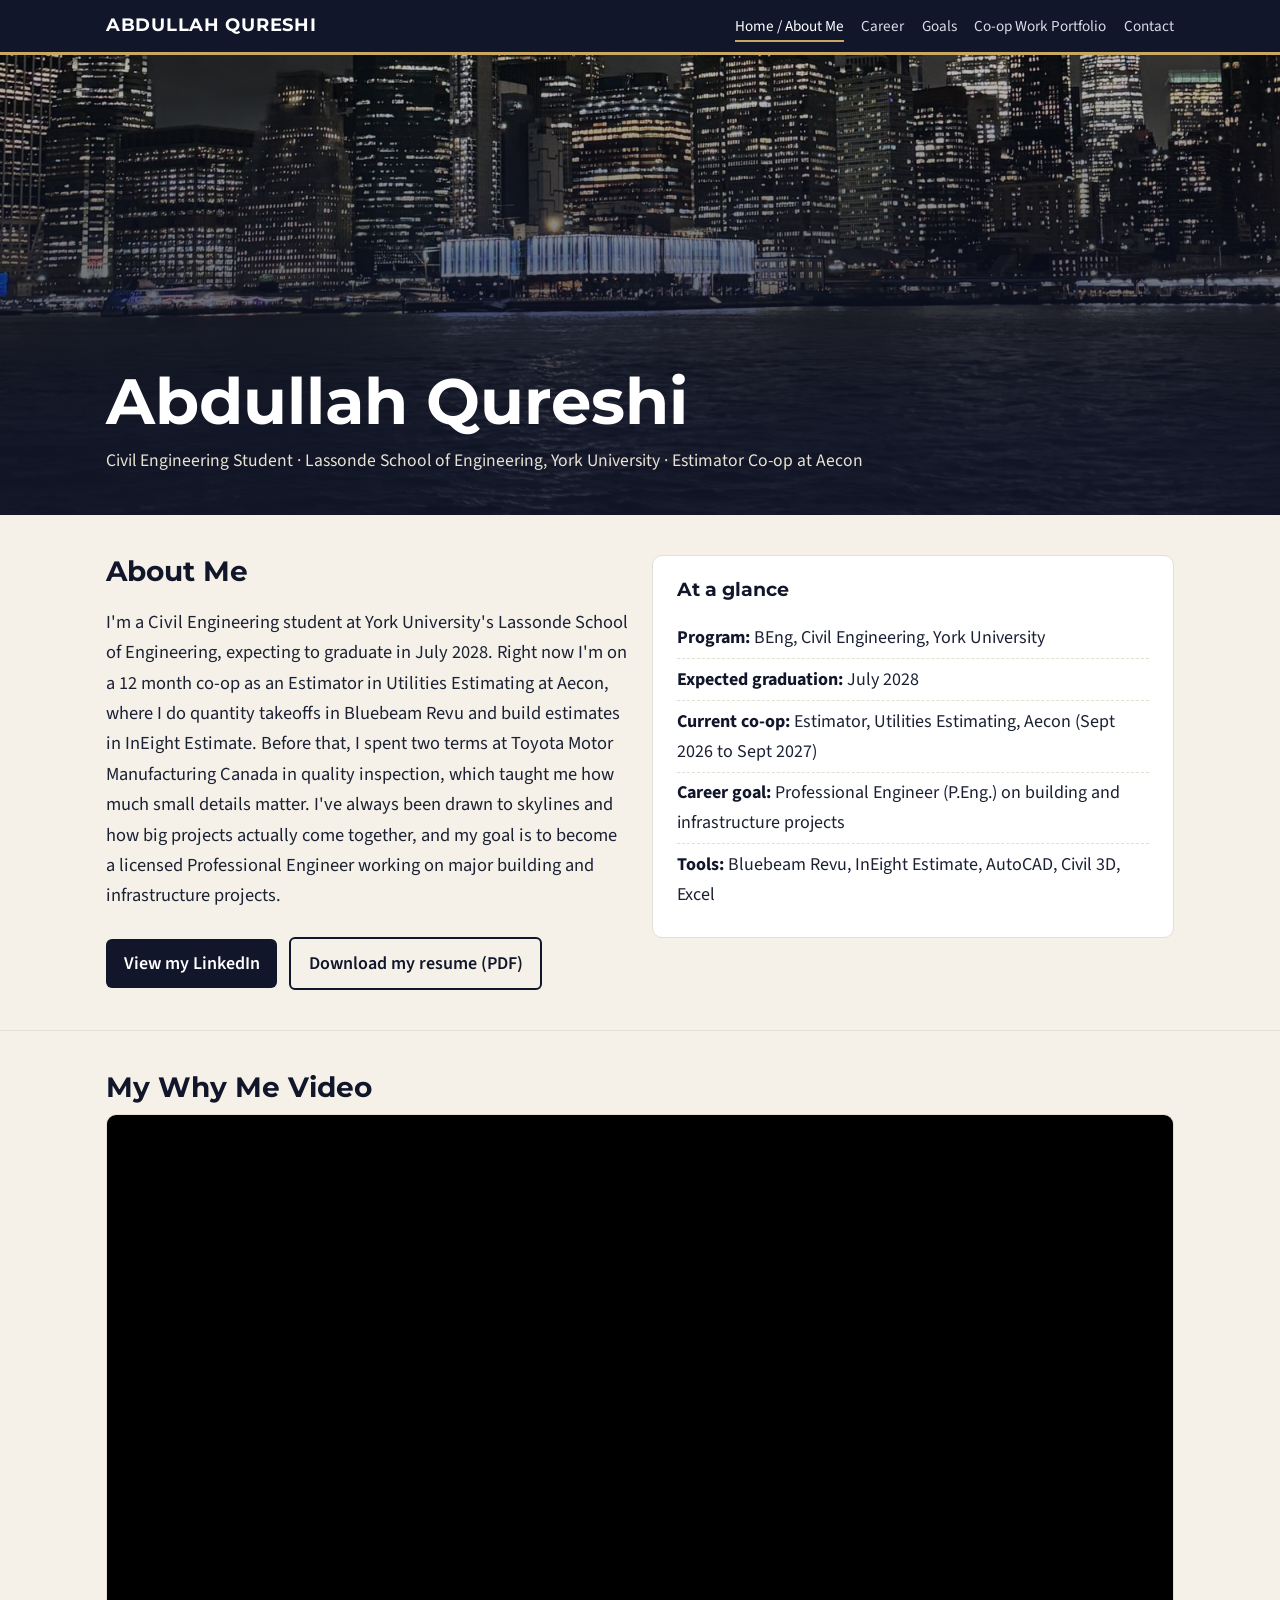
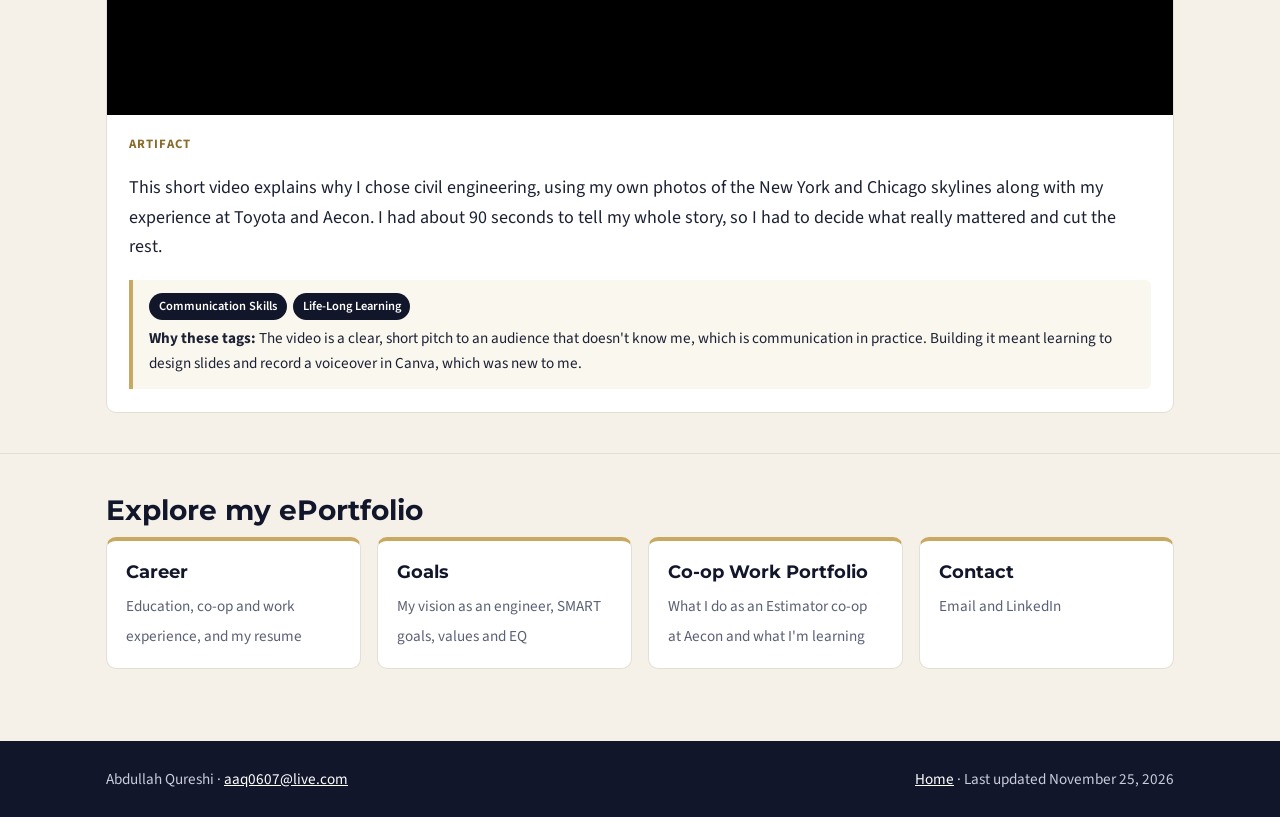
<file: index.html>
<!doctype html>
<html lang="en">
<head>
<meta charset="utf-8">
<meta name="viewport" content="width=device-width, initial-scale=1">
<title>Home | Abdullah Qureshi</title>
<meta name="description" content="ePortfolio of Abdullah Qureshi, Civil Engineering student at York University and Estimator co-op at Aecon.">
<link rel="preconnect" href="https://fonts.googleapis.com">
<link rel="preconnect" href="https://fonts.gstatic.com" crossorigin>
<link href="https://fonts.googleapis.com/css2?family=Montserrat:wght@600;700&family=Source+Sans+3:wght@400;600&display=swap" rel="stylesheet">
<link rel="stylesheet" href="style.css">
</head>
<body>
<header class="site-header">
  <div class="nav-wrap">
    <a class="brand" href="index.html">ABDULLAH QURESHI</a>
    <nav class="site-nav" aria-label="Main menu"><ul><li><a href="index.html" aria-current="page">Home / About Me</a></li><li><a href="career.html">Career</a></li><li><a href="goals.html">Goals</a></li><li><a href="work-portfolio.html">Co-op Work Portfolio</a></li><li><a href="contact.html">Contact</a></li></ul></nav>
  </div>
</header>
<section class="hero" style="background-image:url('new-york-night.jpg')">
  <div class="hero-inner">
    <h1>Abdullah Qureshi</h1>
    <p>Civil Engineering Student &middot; Lassonde School of Engineering, York University &middot; Estimator Co-op at Aecon</p>
  </div>
</section>
<main>

<section class="section">
  <div class="container grid-2">
    <div>
      <h2>About Me</h2>
      <p class="lead">I'm a Civil Engineering student at York University's Lassonde School of Engineering, expecting to graduate in July 2028. Right now I'm on a 12 month co-op as an Estimator in Utilities Estimating at Aecon, where I do quantity takeoffs in Bluebeam Revu and build estimates in InEight Estimate. Before that, I spent two terms at Toyota Motor Manufacturing Canada in quality inspection, which taught me how much small details matter. I've always been drawn to skylines and how big projects actually come together, and my goal is to become a licensed Professional Engineer working on major building and infrastructure projects.</p>
      <a class="btn" href="https://www.linkedin.com/in/abdullah-qureshi-27ab2b271" target="_blank" rel="noopener">View my LinkedIn</a>
      <a class="btn outline" href="Abdullah_Qureshi_Resume.pdf" target="_blank" rel="noopener">Download my resume (PDF)</a>
    </div>
    <div class="card">
      <h3>At a glance</h3>
      <ul class="facts">
        <li><b>Program:</b> BEng, Civil Engineering, York University</li>
        <li><b>Expected graduation:</b> July 2028</li>
        <li><b>Current co-op:</b> Estimator, Utilities Estimating, Aecon (Sept 2026 to Sept 2027)</li>
        <li><b>Career goal:</b> Professional Engineer (P.Eng.) on building and infrastructure projects</li>
        <li><b>Tools:</b> Bluebeam Revu, InEight Estimate, AutoCAD, Civil 3D, Excel</li>
      </ul>
    </div>
  </div>
</section>

<section class="section">
  <div class="container">
    <h2>My Why Me Video</h2>
    <div class="artifact">
      <div class="media"><div class="video-frame"><iframe src="https://www.youtube-nocookie.com/embed/wTW3acyzzRg" title="Why Me video by Abdullah Qureshi" allow="accelerometer; encrypted-media; gyroscope; picture-in-picture" allowfullscreen></iframe></div></div>
      <div class="body">
        <div class="label">Artifact</div>
        <p>This short video explains why I chose civil engineering, using my own photos of the New York and Chicago skylines along with my experience at Toyota and Aecon. I had about 90 seconds to tell my whole story, so I had to decide what really mattered and cut the rest.</p>
        <div class="tags"><div class="chips"><span class="chip">Communication Skills</span><span class="chip">Life-Long Learning</span></div><b>Why these tags:</b> The video is a clear, short pitch to an audience that doesn't know me, which is communication in practice. Building it meant learning to design slides and record a voiceover in Canva, which was new to me.</div>
      </div>
    </div>
  </div>
</section>

<section class="section">
  <div class="container">
    <h2>Explore my ePortfolio</h2>
    <div class="grid-toc">
      <a class="toc-card" href="career.html"><strong>Career</strong><span>Education, co-op and work experience, and my resume</span></a>
      <a class="toc-card" href="goals.html"><strong>Goals</strong><span>My vision as an engineer, SMART goals, values and EQ</span></a>
      <a class="toc-card" href="work-portfolio.html"><strong>Co-op Work Portfolio</strong><span>What I do as an Estimator co-op at Aecon and what I'm learning</span></a>
      <a class="toc-card" href="contact.html"><strong>Contact</strong><span>Email and LinkedIn</span></a>
    </div>
  </div>
</section>

</main>
<footer class="site-footer">
  <div class="container">
    <span>Abdullah Qureshi &middot; <a href="mailto:aaq0607@live.com">aaq0607@live.com</a></span>
    <span><a href="index.html">Home</a> &middot; Last updated November 25, 2026</span>
  </div>
</footer>
</body>
</html>
</file>
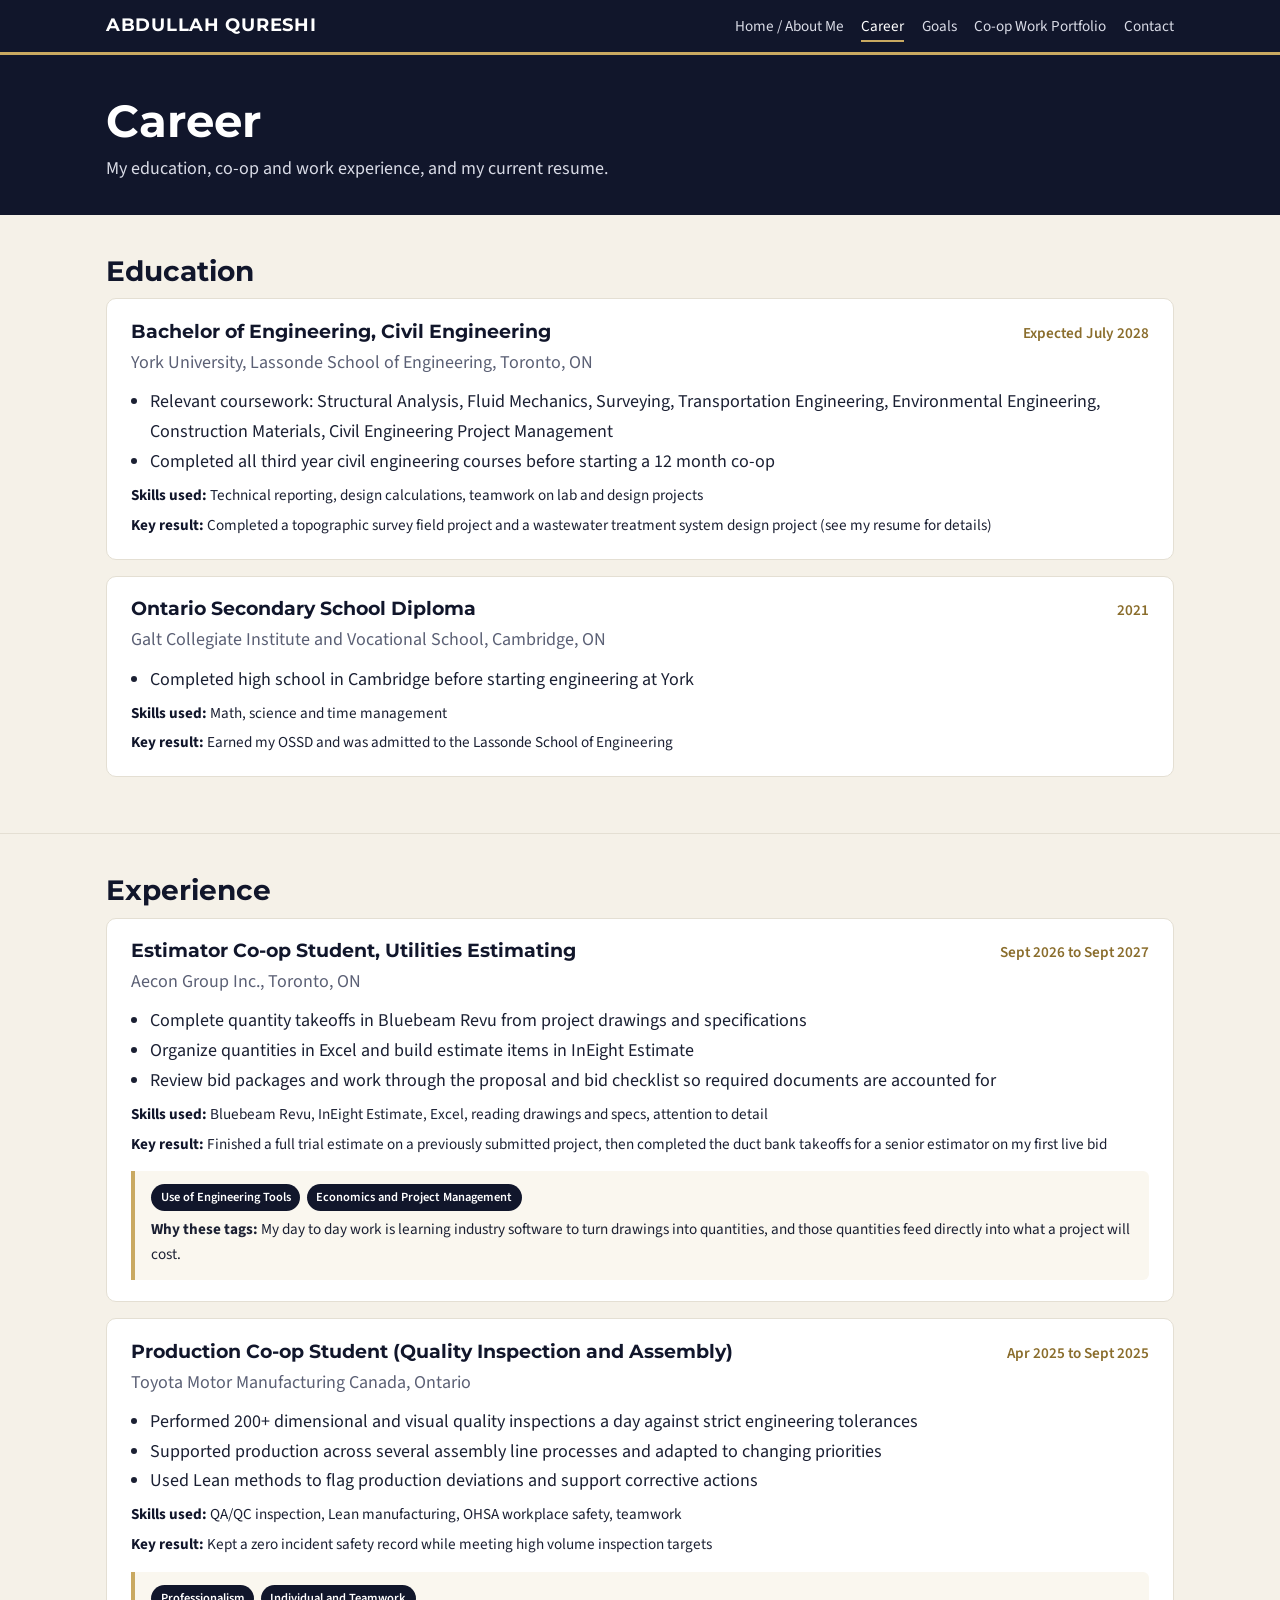
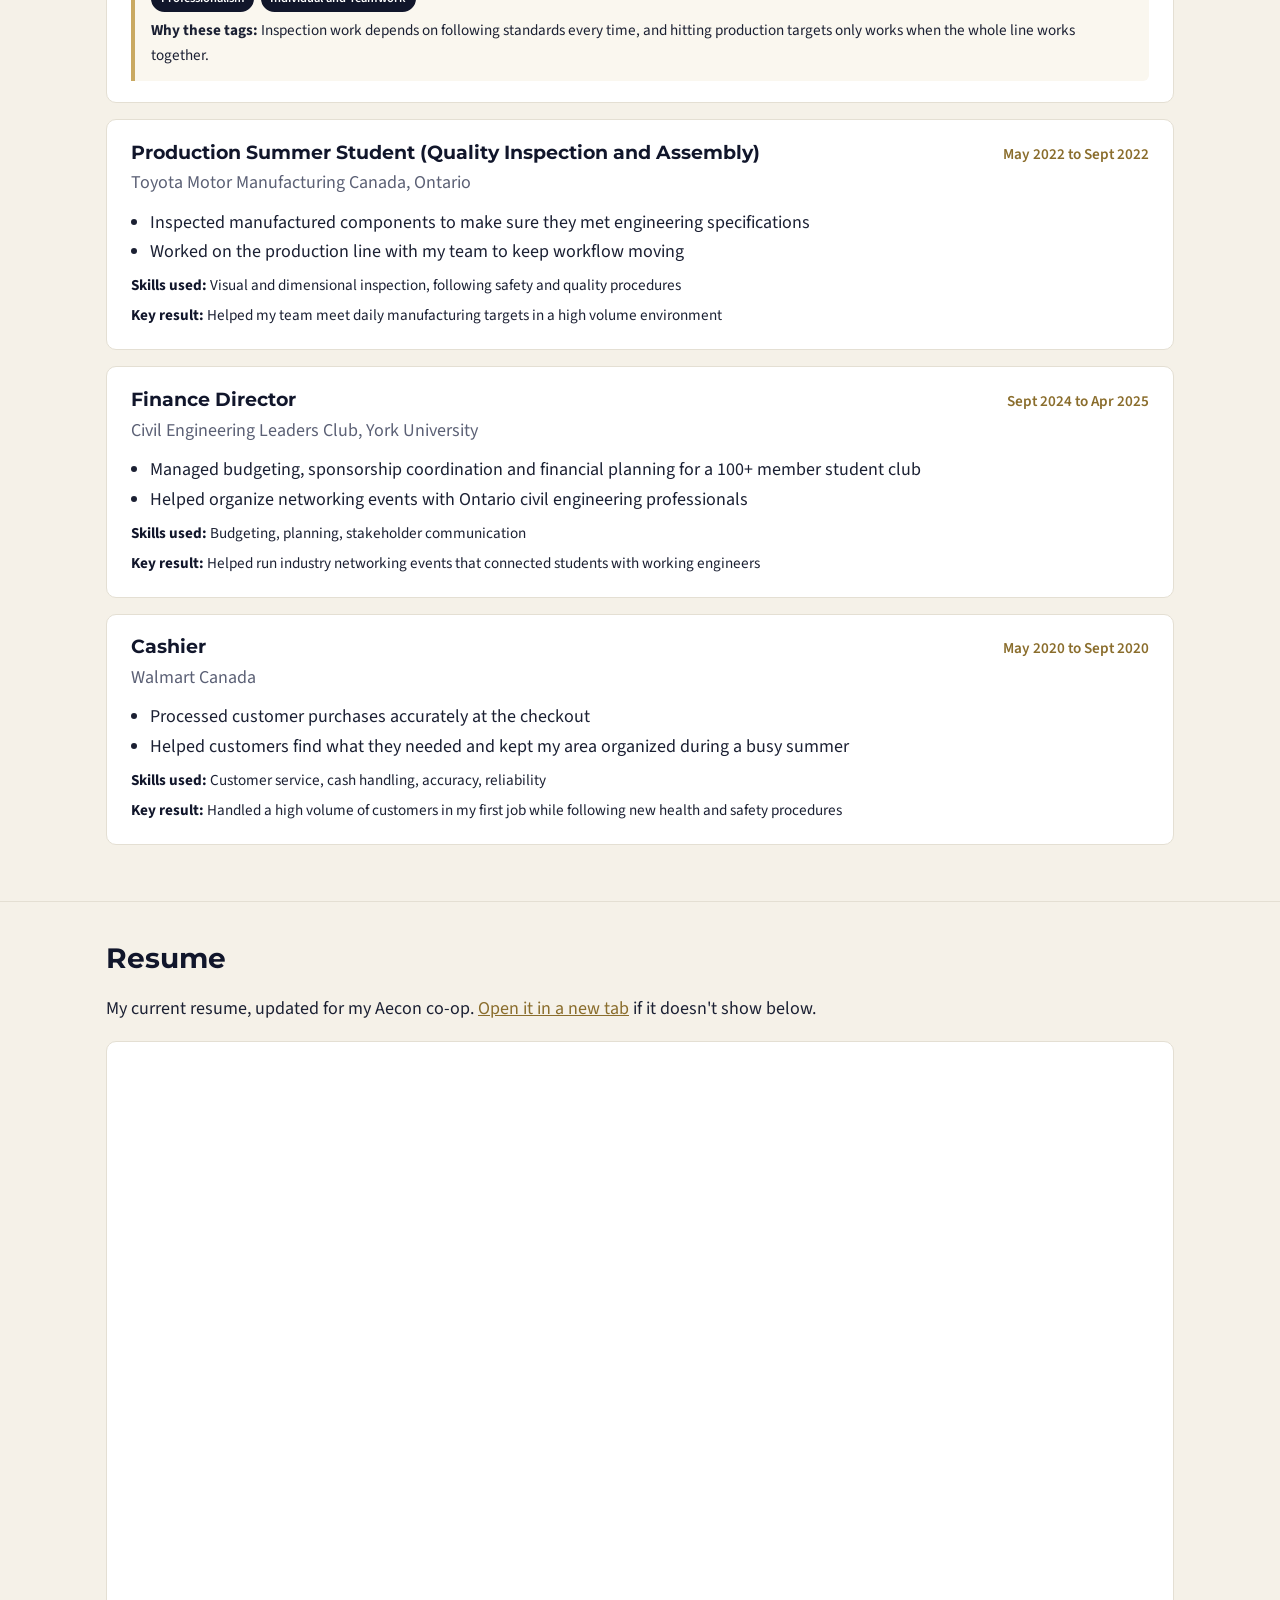
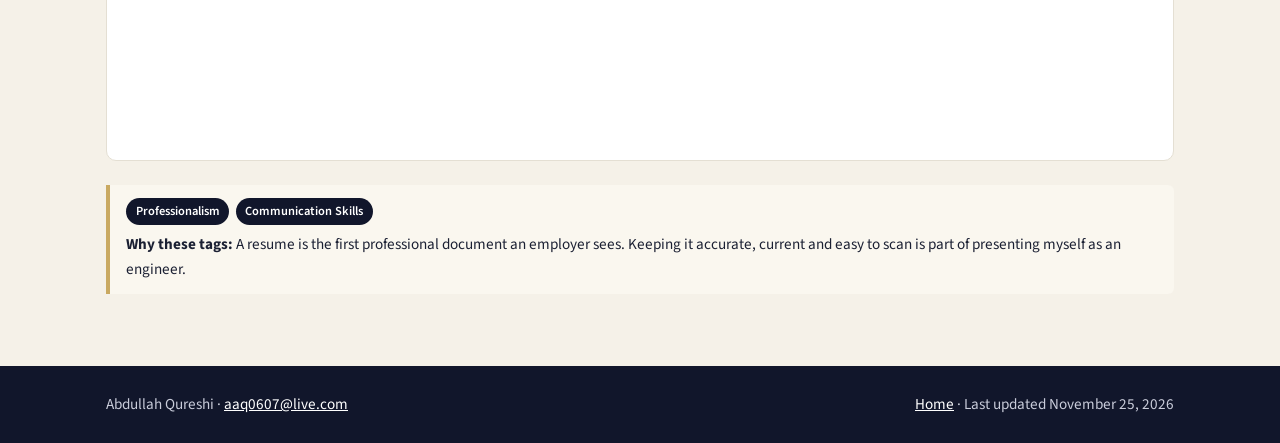
<file: career.html>
<!doctype html>
<html lang="en">
<head>
<meta charset="utf-8">
<meta name="viewport" content="width=device-width, initial-scale=1">
<title>Career | Abdullah Qureshi</title>
<meta name="description" content="Education, experience and resume of Abdullah Qureshi.">
<link rel="preconnect" href="https://fonts.googleapis.com">
<link rel="preconnect" href="https://fonts.gstatic.com" crossorigin>
<link href="https://fonts.googleapis.com/css2?family=Montserrat:wght@600;700&family=Source+Sans+3:wght@400;600&display=swap" rel="stylesheet">
<link rel="stylesheet" href="style.css">
</head>
<body>
<header class="site-header">
  <div class="nav-wrap">
    <a class="brand" href="index.html">ABDULLAH QURESHI</a>
    <nav class="site-nav" aria-label="Main menu"><ul><li><a href="index.html">Home / About Me</a></li><li><a href="career.html" aria-current="page">Career</a></li><li><a href="goals.html">Goals</a></li><li><a href="work-portfolio.html">Co-op Work Portfolio</a></li><li><a href="contact.html">Contact</a></li></ul></nav>
  </div>
</header>
<section class="page-hero"><div class="container"><h1>Career</h1><p>My education, co-op and work experience, and my current resume.</p></div></section>
<main>

<section class="section">
  <div class="container">
    <h2>Education</h2>
    <div class="entry">
  <div class="entry-head"><h3>Bachelor of Engineering, Civil Engineering</h3><span class="date">Expected July 2028</span></div>
  <p class="org">York University, Lassonde School of Engineering, Toronto, ON</p>
  <ul><li>Relevant coursework: Structural Analysis, Fluid Mechanics, Surveying, Transportation Engineering, Environmental Engineering, Construction Materials, Civil Engineering Project Management</li><li>Completed all third year civil engineering courses before starting a 12 month co-op</li></ul>
  <p class="meta"><b>Skills used:</b> Technical reporting, design calculations, teamwork on lab and design projects</p>
  <p class="meta"><b>Key result:</b> Completed a topographic survey field project and a wastewater treatment system design project (see my resume for details)</p>
  
</div>
    <div class="entry">
  <div class="entry-head"><h3>Ontario Secondary School Diploma</h3><span class="date">2021</span></div>
  <p class="org">Galt Collegiate Institute and Vocational School, Cambridge, ON</p>
  <ul><li>Completed high school in Cambridge before starting engineering at York</li></ul>
  <p class="meta"><b>Skills used:</b> Math, science and time management</p>
  <p class="meta"><b>Key result:</b> Earned my OSSD and was admitted to the Lassonde School of Engineering</p>
  
</div>
  </div>
</section>

<section class="section">
  <div class="container">
    <h2>Experience</h2>
    <div class="entry">
  <div class="entry-head"><h3>Estimator Co-op Student, Utilities Estimating</h3><span class="date">Sept 2026 to Sept 2027</span></div>
  <p class="org">Aecon Group Inc., Toronto, ON</p>
  <ul><li>Complete quantity takeoffs in Bluebeam Revu from project drawings and specifications</li><li>Organize quantities in Excel and build estimate items in InEight Estimate</li><li>Review bid packages and work through the proposal and bid checklist so required documents are accounted for</li></ul>
  <p class="meta"><b>Skills used:</b> Bluebeam Revu, InEight Estimate, Excel, reading drawings and specs, attention to detail</p>
  <p class="meta"><b>Key result:</b> Finished a full trial estimate on a previously submitted project, then completed the duct bank takeoffs for a senior estimator on my first live bid</p>
  <div class="tags"><div class="chips"><span class="chip">Use of Engineering Tools</span><span class="chip">Economics and Project Management</span></div><b>Why these tags:</b> My day to day work is learning industry software to turn drawings into quantities, and those quantities feed directly into what a project will cost.</div>
</div>
    <div class="entry">
  <div class="entry-head"><h3>Production Co-op Student (Quality Inspection and Assembly)</h3><span class="date">Apr 2025 to Sept 2025</span></div>
  <p class="org">Toyota Motor Manufacturing Canada, Ontario</p>
  <ul><li>Performed 200+ dimensional and visual quality inspections a day against strict engineering tolerances</li><li>Supported production across several assembly line processes and adapted to changing priorities</li><li>Used Lean methods to flag production deviations and support corrective actions</li></ul>
  <p class="meta"><b>Skills used:</b> QA/QC inspection, Lean manufacturing, OHSA workplace safety, teamwork</p>
  <p class="meta"><b>Key result:</b> Kept a zero incident safety record while meeting high volume inspection targets</p>
  <div class="tags"><div class="chips"><span class="chip">Professionalism</span><span class="chip">Individual and Teamwork</span></div><b>Why these tags:</b> Inspection work depends on following standards every time, and hitting production targets only works when the whole line works together.</div>
</div>
    <div class="entry">
  <div class="entry-head"><h3>Production Summer Student (Quality Inspection and Assembly)</h3><span class="date">May 2022 to Sept 2022</span></div>
  <p class="org">Toyota Motor Manufacturing Canada, Ontario</p>
  <ul><li>Inspected manufactured components to make sure they met engineering specifications</li><li>Worked on the production line with my team to keep workflow moving</li></ul>
  <p class="meta"><b>Skills used:</b> Visual and dimensional inspection, following safety and quality procedures</p>
  <p class="meta"><b>Key result:</b> Helped my team meet daily manufacturing targets in a high volume environment</p>
  
</div>
    <div class="entry">
  <div class="entry-head"><h3>Finance Director</h3><span class="date">Sept 2024 to Apr 2025</span></div>
  <p class="org">Civil Engineering Leaders Club, York University</p>
  <ul><li>Managed budgeting, sponsorship coordination and financial planning for a 100+ member student club</li><li>Helped organize networking events with Ontario civil engineering professionals</li></ul>
  <p class="meta"><b>Skills used:</b> Budgeting, planning, stakeholder communication</p>
  <p class="meta"><b>Key result:</b> Helped run industry networking events that connected students with working engineers</p>
  
</div>
    <div class="entry">
  <div class="entry-head"><h3>Cashier</h3><span class="date">May 2020 to Sept 2020</span></div>
  <p class="org">Walmart Canada</p>
  <ul><li>Processed customer purchases accurately at the checkout</li><li>Helped customers find what they needed and kept my area organized during a busy summer</li></ul>
  <p class="meta"><b>Skills used:</b> Customer service, cash handling, accuracy, reliability</p>
  <p class="meta"><b>Key result:</b> Handled a high volume of customers in my first job while following new health and safety procedures</p>
  
</div>
  </div>
</section>

<section class="section">
  <div class="container">
    <h2>Resume</h2>
    <p>My current resume, updated for my Aecon co-op. <a href="Abdullah_Qureshi_Resume.pdf" target="_blank" rel="noopener">Open it in a new tab</a> if it doesn't show below.</p>
    <iframe class="pdf-frame" src="Abdullah_Qureshi_Resume.pdf" title="Abdullah Qureshi resume"></iframe>
    <div class="tags"><div class="chips"><span class="chip">Professionalism</span><span class="chip">Communication Skills</span></div><b>Why these tags:</b> A resume is the first professional document an employer sees. Keeping it accurate, current and easy to scan is part of presenting myself as an engineer.</div>
  </div>
</section>

</main>
<footer class="site-footer">
  <div class="container">
    <span>Abdullah Qureshi &middot; <a href="mailto:aaq0607@live.com">aaq0607@live.com</a></span>
    <span><a href="index.html">Home</a> &middot; Last updated November 25, 2026</span>
  </div>
</footer>
</body>
</html>
</file>
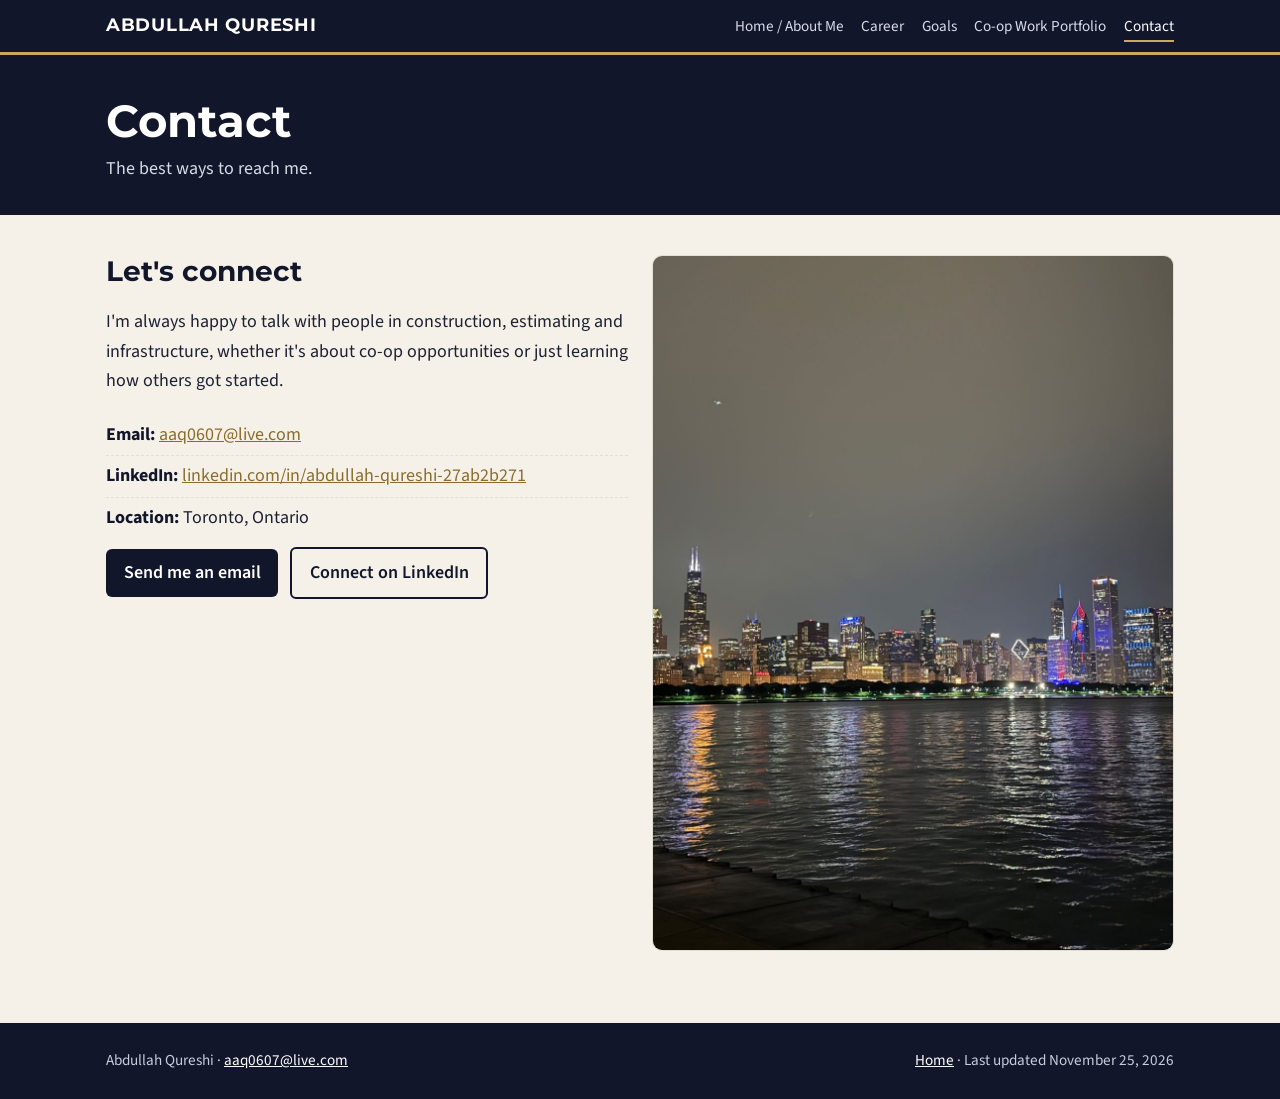
<file: contact.html>
<!doctype html>
<html lang="en">
<head>
<meta charset="utf-8">
<meta name="viewport" content="width=device-width, initial-scale=1">
<title>Contact | Abdullah Qureshi</title>
<meta name="description" content="How to contact Abdullah Qureshi.">
<link rel="preconnect" href="https://fonts.googleapis.com">
<link rel="preconnect" href="https://fonts.gstatic.com" crossorigin>
<link href="https://fonts.googleapis.com/css2?family=Montserrat:wght@600;700&family=Source+Sans+3:wght@400;600&display=swap" rel="stylesheet">
<link rel="stylesheet" href="style.css">
</head>
<body>
<header class="site-header">
  <div class="nav-wrap">
    <a class="brand" href="index.html">ABDULLAH QURESHI</a>
    <nav class="site-nav" aria-label="Main menu"><ul><li><a href="index.html">Home / About Me</a></li><li><a href="career.html">Career</a></li><li><a href="goals.html">Goals</a></li><li><a href="work-portfolio.html">Co-op Work Portfolio</a></li><li><a href="contact.html" aria-current="page">Contact</a></li></ul></nav>
  </div>
</header>
<section class="page-hero"><div class="container"><h1>Contact</h1><p>The best ways to reach me.</p></div></section>
<main>

<section class="section">
  <div class="container grid-2">
    <div>
      <h2>Let's connect</h2>
      <p>I'm always happy to talk with people in construction, estimating and infrastructure, whether it's about co-op opportunities or just learning how others got started.</p>
      <ul class="facts">
        <li><b>Email:</b> <a href="mailto:aaq0607@live.com">aaq0607@live.com</a></li>
        <li><b>LinkedIn:</b> <a href="https://www.linkedin.com/in/abdullah-qureshi-27ab2b271" target="_blank" rel="noopener">linkedin.com/in/abdullah-qureshi-27ab2b271</a></li>
        <li><b>Location:</b> Toronto, Ontario</li>
      </ul>
      <a class="btn" href="mailto:aaq0607@live.com">Send me an email</a>
      <a class="btn outline" href="https://www.linkedin.com/in/abdullah-qureshi-27ab2b271" target="_blank" rel="noopener">Connect on LinkedIn</a>
    </div>
    <div class="artifact">
      <div class="media"><img src="chicago-lakefront.jpg" alt="Chicago skyline across the lake at night" loading="lazy"></div>
    </div>
  </div>
</section>

</main>
<footer class="site-footer">
  <div class="container">
    <span>Abdullah Qureshi &middot; <a href="mailto:aaq0607@live.com">aaq0607@live.com</a></span>
    <span><a href="index.html">Home</a> &middot; Last updated November 25, 2026</span>
  </div>
</footer>
</body>
</html>
</file>
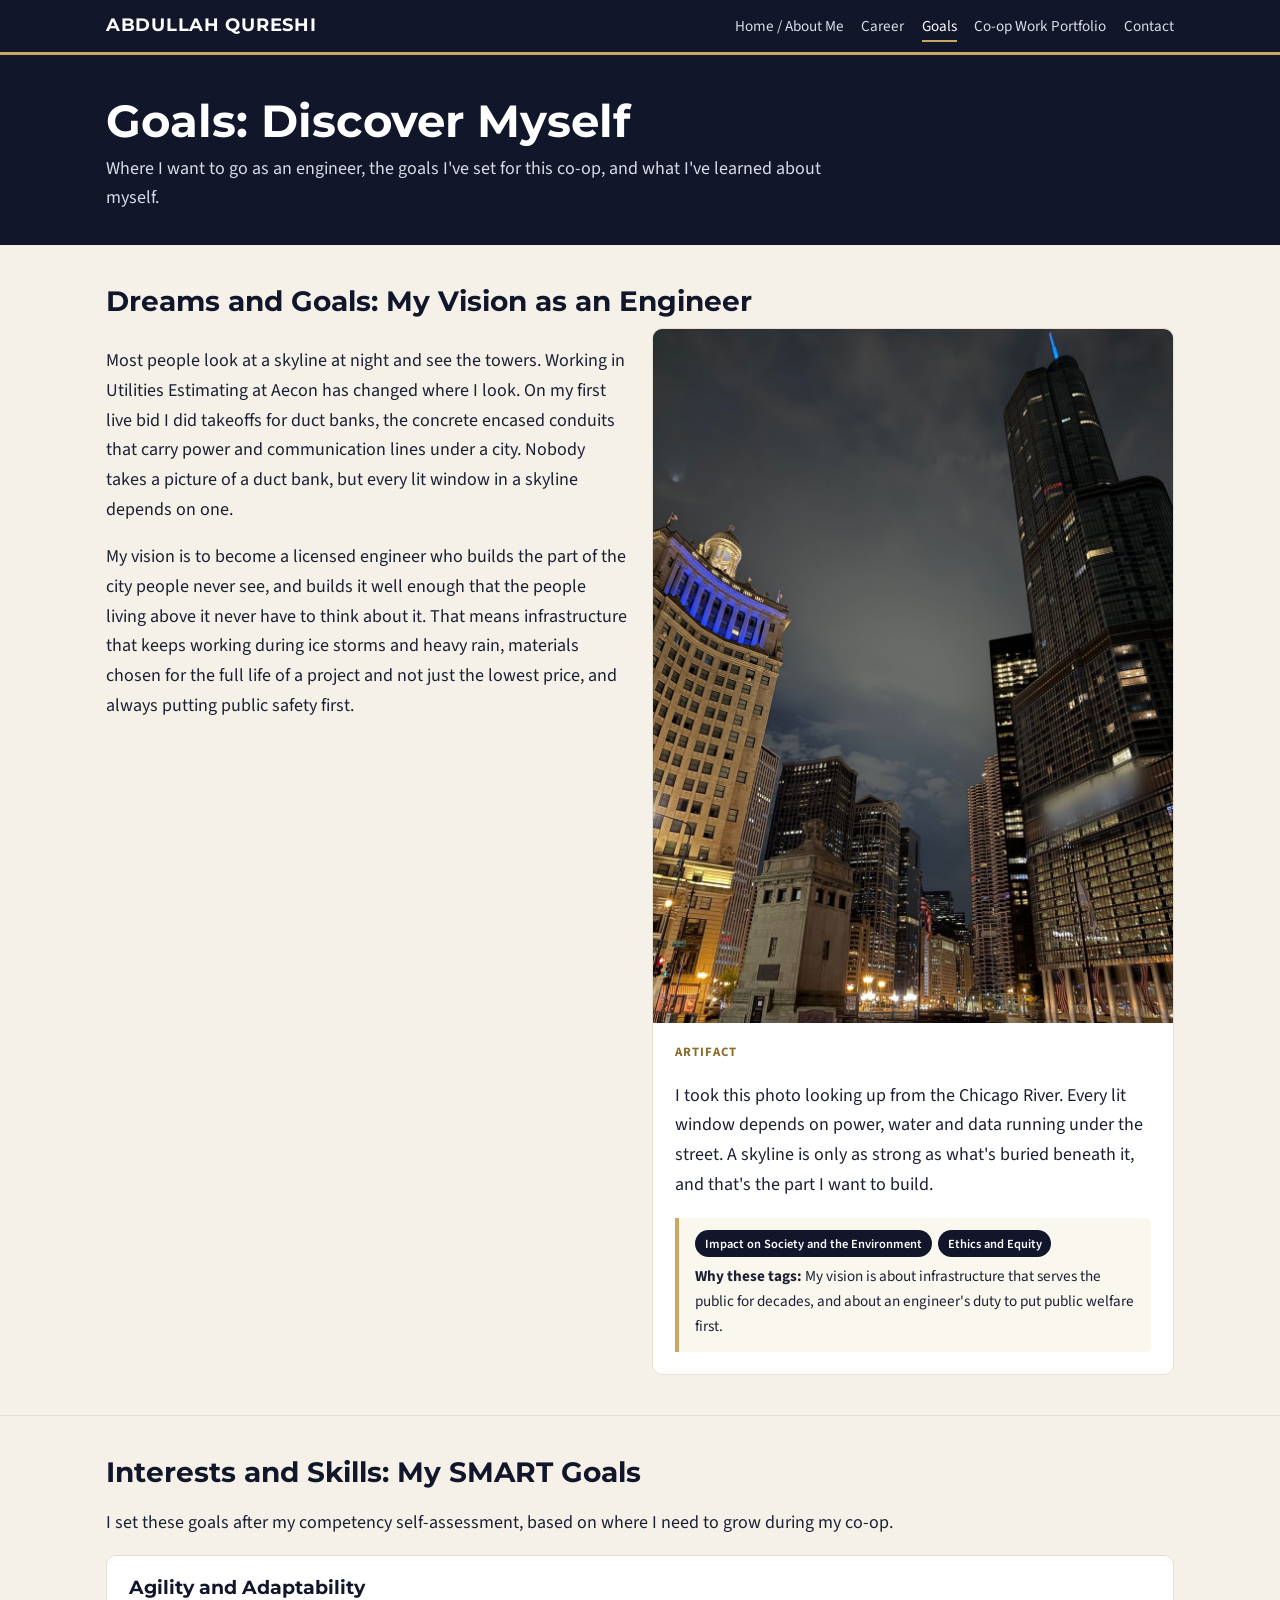
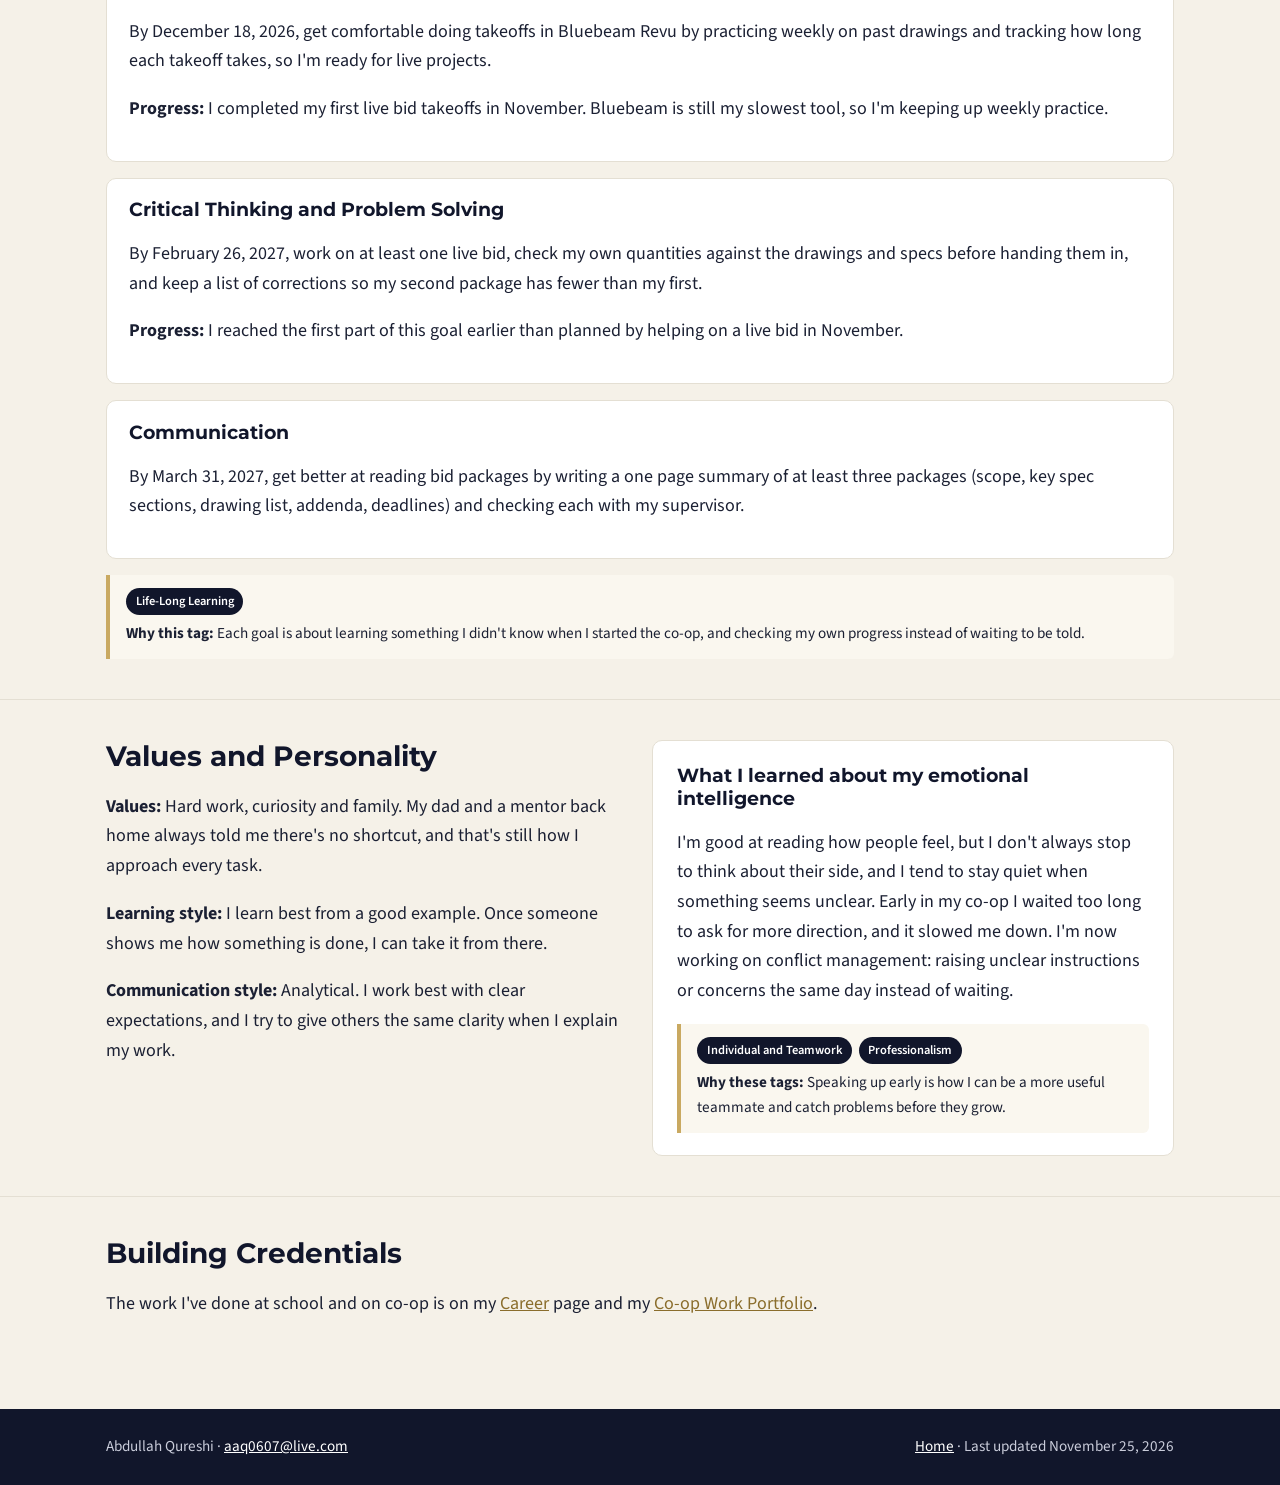
<file: goals.html>
<!doctype html>
<html lang="en">
<head>
<meta charset="utf-8">
<meta name="viewport" content="width=device-width, initial-scale=1">
<title>Goals | Abdullah Qureshi</title>
<meta name="description" content="Vision, SMART goals, values and EQ reflection.">
<link rel="preconnect" href="https://fonts.googleapis.com">
<link rel="preconnect" href="https://fonts.gstatic.com" crossorigin>
<link href="https://fonts.googleapis.com/css2?family=Montserrat:wght@600;700&family=Source+Sans+3:wght@400;600&display=swap" rel="stylesheet">
<link rel="stylesheet" href="style.css">
</head>
<body>
<header class="site-header">
  <div class="nav-wrap">
    <a class="brand" href="index.html">ABDULLAH QURESHI</a>
    <nav class="site-nav" aria-label="Main menu"><ul><li><a href="index.html">Home / About Me</a></li><li><a href="career.html">Career</a></li><li><a href="goals.html" aria-current="page">Goals</a></li><li><a href="work-portfolio.html">Co-op Work Portfolio</a></li><li><a href="contact.html">Contact</a></li></ul></nav>
  </div>
</header>
<section class="page-hero"><div class="container"><h1>Goals: Discover Myself</h1><p>Where I want to go as an engineer, the goals I've set for this co-op, and what I've learned about myself.</p></div></section>
<main>

<section class="section">
  <div class="container">
    <h2>Dreams and Goals: My Vision as an Engineer</h2>
    <div class="grid-2">
      <div>
        <p>Most people look at a skyline at night and see the towers. Working in Utilities Estimating at Aecon has changed where I look. On my first live bid I did takeoffs for duct banks, the concrete encased conduits that carry power and communication lines under a city. Nobody takes a picture of a duct bank, but every lit window in a skyline depends on one.</p>
        <p>My vision is to become a licensed engineer who builds the part of the city people never see, and builds it well enough that the people living above it never have to think about it. That means infrastructure that keeps working during ice storms and heavy rain, materials chosen for the full life of a project and not just the lowest price, and always putting public safety first.</p>
      </div>
      <div class="artifact">
        <div class="media"><img src="chicago-looking-up.jpg" alt="Chicago towers at night seen from the river, windows lit up" loading="lazy"></div>
        <div class="body">
          <div class="label">Artifact</div>
          <p>I took this photo looking up from the Chicago River. Every lit window depends on power, water and data running under the street. A skyline is only as strong as what's buried beneath it, and that's the part I want to build.</p>
          <div class="tags"><div class="chips"><span class="chip">Impact on Society and the Environment</span><span class="chip">Ethics and Equity</span></div><b>Why these tags:</b> My vision is about infrastructure that serves the public for decades, and about an engineer's duty to put public welfare first.</div>
        </div>
      </div>
    </div>
  </div>
</section>

<section class="section">
  <div class="container">
    <h2>Interests and Skills: My SMART Goals</h2>
    <p>I set these goals after my competency self-assessment, based on where I need to grow during my co-op.</p>
    <div class="goal">
      <h3>Agility and Adaptability</h3>
      <p>By December 18, 2026, get comfortable doing takeoffs in Bluebeam Revu by practicing weekly on past drawings and tracking how long each takeoff takes, so I'm ready for live projects.</p>
      <p class="meta"><b>Progress:</b> I completed my first live bid takeoffs in November. Bluebeam is still my slowest tool, so I'm keeping up weekly practice.</p>
    </div>
    <div class="goal">
      <h3>Critical Thinking and Problem Solving</h3>
      <p>By February 26, 2027, work on at least one live bid, check my own quantities against the drawings and specs before handing them in, and keep a list of corrections so my second package has fewer than my first.</p>
      <p class="meta"><b>Progress:</b> I reached the first part of this goal earlier than planned by helping on a live bid in November.</p>
    </div>
    <div class="goal">
      <h3>Communication</h3>
      <p>By March 31, 2027, get better at reading bid packages by writing a one page summary of at least three packages (scope, key spec sections, drawing list, addenda, deadlines) and checking each with my supervisor.</p>
    </div>
    <div class="tags"><div class="chips"><span class="chip">Life-Long Learning</span></div><b>Why this tag:</b> Each goal is about learning something I didn't know when I started the co-op, and checking my own progress instead of waiting to be told.</div>
  </div>
</section>

<section class="section">
  <div class="container grid-2">
    <div>
      <h2>Values and Personality</h2>
      <p><b>Values:</b> Hard work, curiosity and family. My dad and a mentor back home always told me there's no shortcut, and that's still how I approach every task.</p>
      <p><b>Learning style:</b> I learn best from a good example. Once someone shows me how something is done, I can take it from there.</p>
      <p><b>Communication style:</b> Analytical. I work best with clear expectations, and I try to give others the same clarity when I explain my work.</p>
    </div>
    <div class="card">
      <h3>What I learned about my emotional intelligence</h3>
      <p>I'm good at reading how people feel, but I don't always stop to think about their side, and I tend to stay quiet when something seems unclear. Early in my co-op I waited too long to ask for more direction, and it slowed me down. I'm now working on conflict management: raising unclear instructions or concerns the same day instead of waiting.</p>
      <div class="tags"><div class="chips"><span class="chip">Individual and Teamwork</span><span class="chip">Professionalism</span></div><b>Why these tags:</b> Speaking up early is how I can be a more useful teammate and catch problems before they grow.</div>
    </div>
  </div>
</section>

<section class="section">
  <div class="container">
    <h2>Building Credentials</h2>
    <p>The work I've done at school and on co-op is on my <a href="career.html">Career</a> page and my <a href="work-portfolio.html">Co-op Work Portfolio</a>.</p>
  </div>
</section>

</main>
<footer class="site-footer">
  <div class="container">
    <span>Abdullah Qureshi &middot; <a href="mailto:aaq0607@live.com">aaq0607@live.com</a></span>
    <span><a href="index.html">Home</a> &middot; Last updated November 25, 2026</span>
  </div>
</footer>
</body>
</html>
</file>
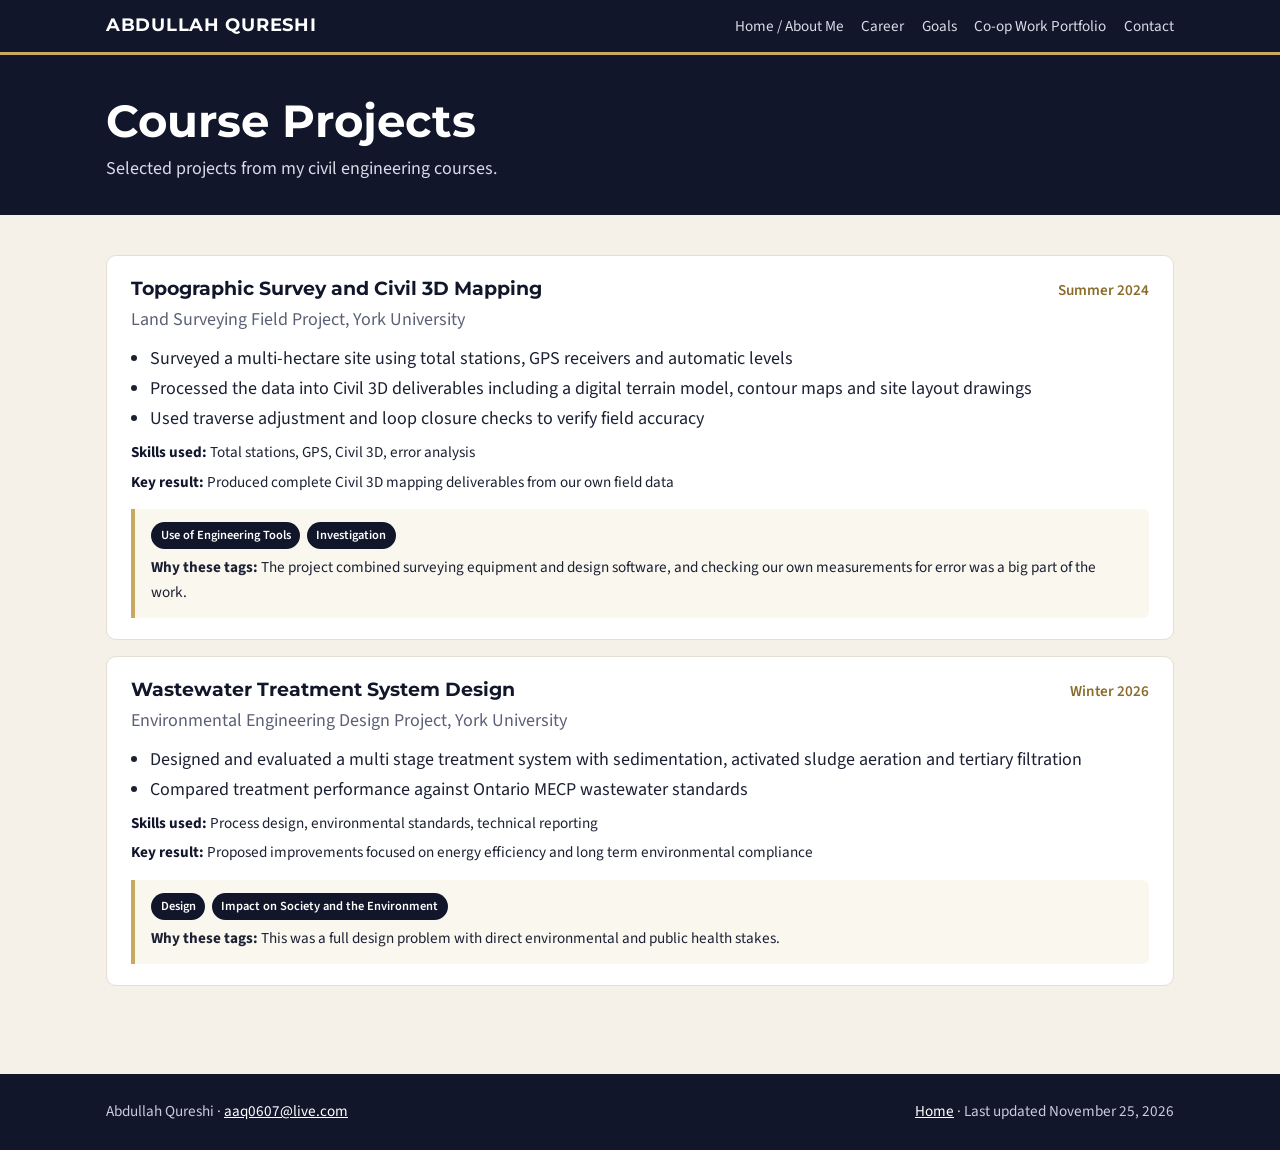
<file: projects.html>
<!doctype html>
<html lang="en">
<head>
<meta charset="utf-8">
<meta name="viewport" content="width=device-width, initial-scale=1">
<title>Course Projects | Abdullah Qureshi</title>
<meta name="description" content="Selected course projects.">
<link rel="preconnect" href="https://fonts.googleapis.com">
<link rel="preconnect" href="https://fonts.gstatic.com" crossorigin>
<link href="https://fonts.googleapis.com/css2?family=Montserrat:wght@600;700&family=Source+Sans+3:wght@400;600&display=swap" rel="stylesheet">
<link rel="stylesheet" href="style.css">
</head>
<body>
<header class="site-header">
  <div class="nav-wrap">
    <a class="brand" href="index.html">ABDULLAH QURESHI</a>
    <nav class="site-nav" aria-label="Main menu"><ul><li><a href="index.html">Home / About Me</a></li><li><a href="career.html">Career</a></li><li><a href="goals.html">Goals</a></li><li><a href="work-portfolio.html">Co-op Work Portfolio</a></li><li><a href="contact.html">Contact</a></li></ul></nav>
  </div>
</header>
<section class="page-hero"><div class="container"><h1>Course Projects</h1><p>Selected projects from my civil engineering courses.</p></div></section>
<main>

<section class="section">
  <div class="container">
    <div class="entry">
  <div class="entry-head"><h3>Topographic Survey and Civil 3D Mapping</h3><span class="date">Summer 2024</span></div>
  <p class="org">Land Surveying Field Project, York University</p>
  <ul><li>Surveyed a multi-hectare site using total stations, GPS receivers and automatic levels</li><li>Processed the data into Civil 3D deliverables including a digital terrain model, contour maps and site layout drawings</li><li>Used traverse adjustment and loop closure checks to verify field accuracy</li></ul>
  <p class="meta"><b>Skills used:</b> Total stations, GPS, Civil 3D, error analysis</p>
  <p class="meta"><b>Key result:</b> Produced complete Civil 3D mapping deliverables from our own field data</p>
  <div class="tags"><div class="chips"><span class="chip">Use of Engineering Tools</span><span class="chip">Investigation</span></div><b>Why these tags:</b> The project combined surveying equipment and design software, and checking our own measurements for error was a big part of the work.</div>
</div>
    <div class="entry">
  <div class="entry-head"><h3>Wastewater Treatment System Design</h3><span class="date">Winter 2026</span></div>
  <p class="org">Environmental Engineering Design Project, York University</p>
  <ul><li>Designed and evaluated a multi stage treatment system with sedimentation, activated sludge aeration and tertiary filtration</li><li>Compared treatment performance against Ontario MECP wastewater standards</li></ul>
  <p class="meta"><b>Skills used:</b> Process design, environmental standards, technical reporting</p>
  <p class="meta"><b>Key result:</b> Proposed improvements focused on energy efficiency and long term environmental compliance</p>
  <div class="tags"><div class="chips"><span class="chip">Design</span><span class="chip">Impact on Society and the Environment</span></div><b>Why these tags:</b> This was a full design problem with direct environmental and public health stakes.</div>
</div>
  </div>
</section>

</main>
<footer class="site-footer">
  <div class="container">
    <span>Abdullah Qureshi &middot; <a href="mailto:aaq0607@live.com">aaq0607@live.com</a></span>
    <span><a href="index.html">Home</a> &middot; Last updated November 25, 2026</span>
  </div>
</footer>
</body>
</html>
</file>
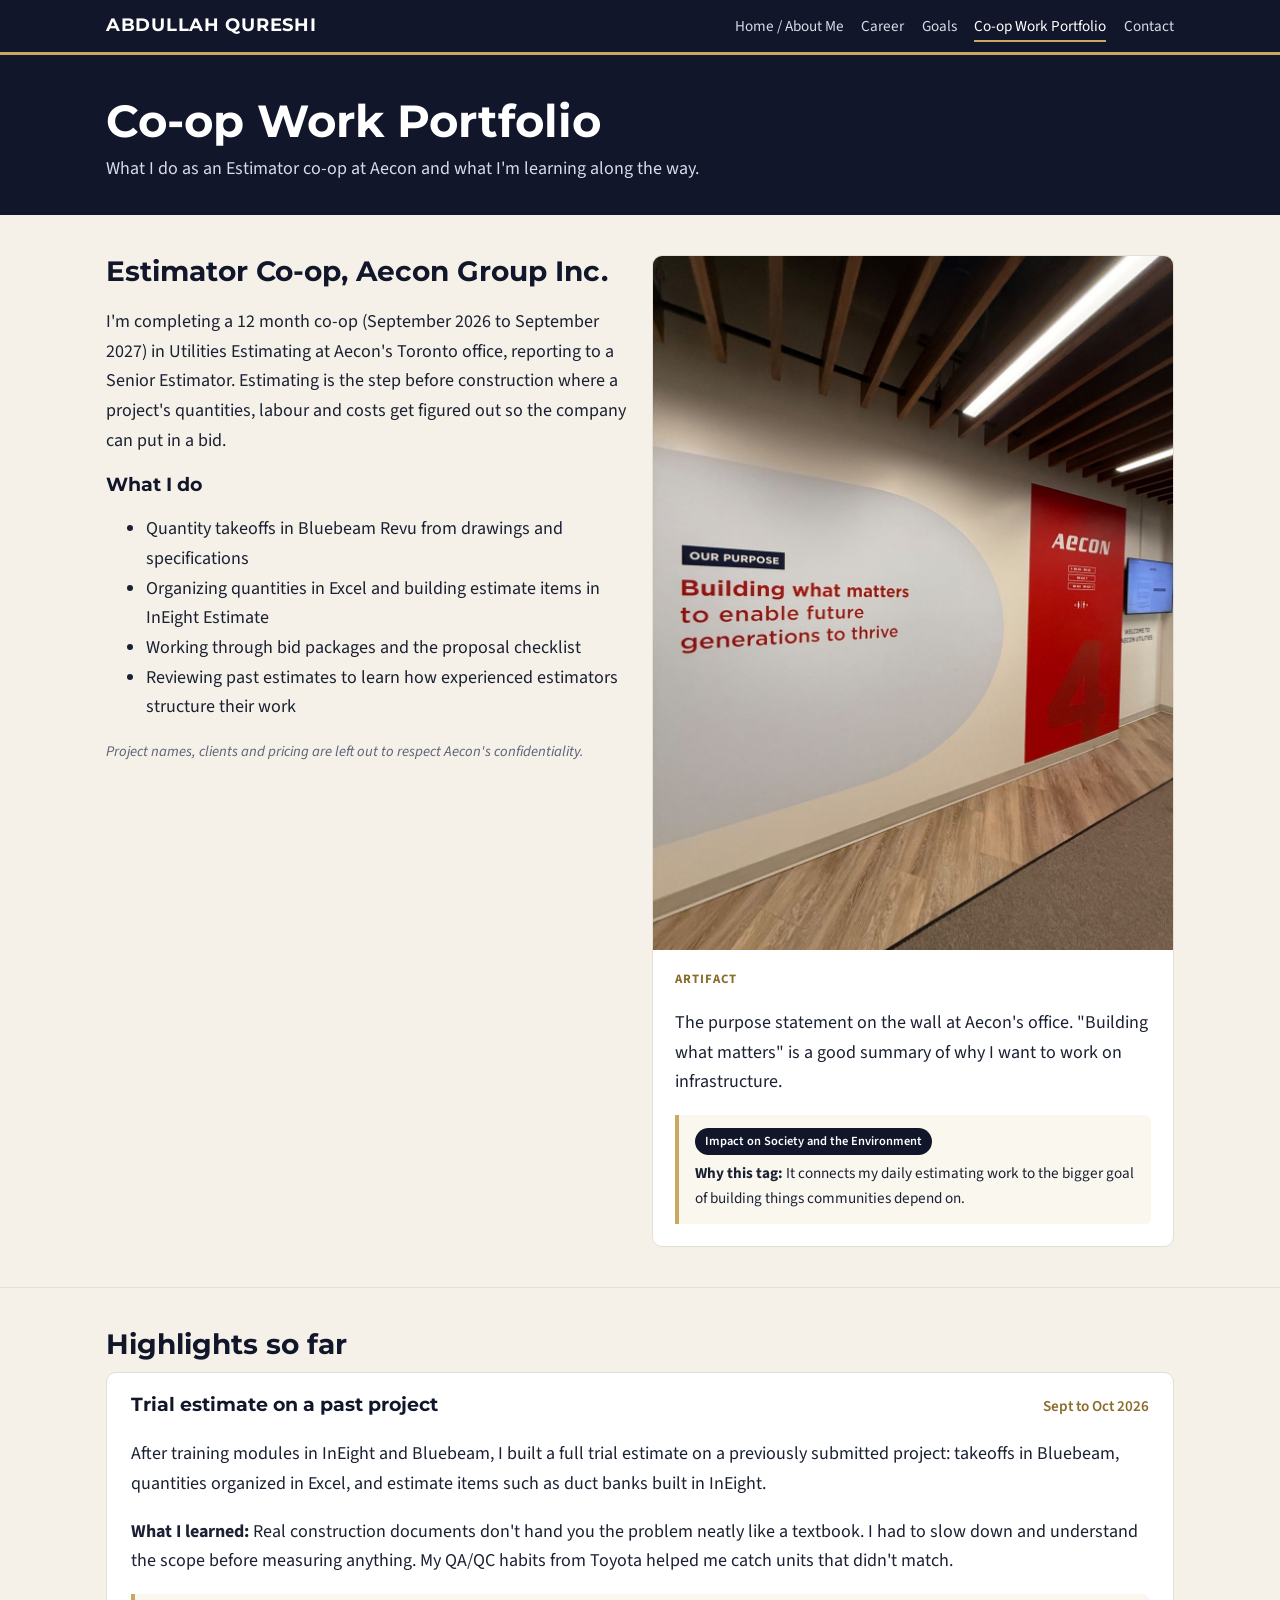
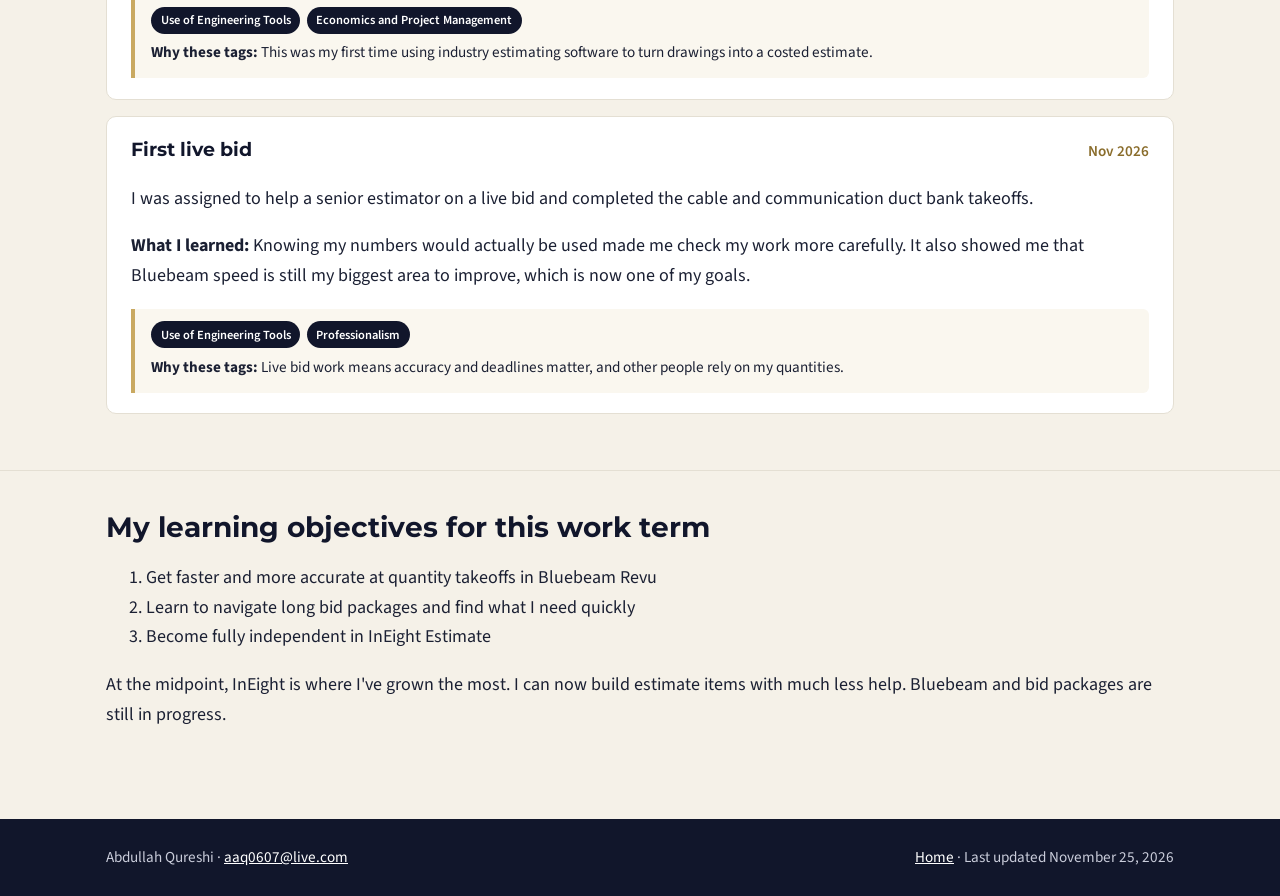
<file: work-portfolio.html>
<!doctype html>
<html lang="en">
<head>
<meta charset="utf-8">
<meta name="viewport" content="width=device-width, initial-scale=1">
<title>Co-op Work Portfolio | Abdullah Qureshi</title>
<meta name="description" content="Estimator co-op work at Aecon.">
<link rel="preconnect" href="https://fonts.googleapis.com">
<link rel="preconnect" href="https://fonts.gstatic.com" crossorigin>
<link href="https://fonts.googleapis.com/css2?family=Montserrat:wght@600;700&family=Source+Sans+3:wght@400;600&display=swap" rel="stylesheet">
<link rel="stylesheet" href="style.css">
</head>
<body>
<header class="site-header">
  <div class="nav-wrap">
    <a class="brand" href="index.html">ABDULLAH QURESHI</a>
    <nav class="site-nav" aria-label="Main menu"><ul><li><a href="index.html">Home / About Me</a></li><li><a href="career.html">Career</a></li><li><a href="goals.html">Goals</a></li><li><a href="work-portfolio.html" aria-current="page">Co-op Work Portfolio</a></li><li><a href="contact.html">Contact</a></li></ul></nav>
  </div>
</header>
<section class="page-hero"><div class="container"><h1>Co-op Work Portfolio</h1><p>What I do as an Estimator co-op at Aecon and what I'm learning along the way.</p></div></section>
<main>

<section class="section">
  <div class="container grid-2">
    <div>
      <h2>Estimator Co-op, Aecon Group Inc.</h2>
      <p>I'm completing a 12 month co-op (September 2026 to September 2027) in Utilities Estimating at Aecon's Toronto office, reporting to a Senior Estimator. Estimating is the step before construction where a project's quantities, labour and costs get figured out so the company can put in a bid.</p>
      <h3>What I do</h3>
      <ul>
        <li>Quantity takeoffs in Bluebeam Revu from drawings and specifications</li>
        <li>Organizing quantities in Excel and building estimate items in InEight Estimate</li>
        <li>Working through bid packages and the proposal checklist</li>
        <li>Reviewing past estimates to learn how experienced estimators structure their work</li>
      </ul>
      <p class="note">Project names, clients and pricing are left out to respect Aecon's confidentiality.</p>
    </div>
    <div class="artifact">
      <div class="media"><img src="aecon-office.jpg" alt="Aecon office wall reading Building what matters to enable future generations to thrive" loading="lazy"></div>
      <div class="body">
        <div class="label">Artifact</div>
        <p>The purpose statement on the wall at Aecon's office. "Building what matters" is a good summary of why I want to work on infrastructure.</p>
        <div class="tags"><div class="chips"><span class="chip">Impact on Society and the Environment</span></div><b>Why this tag:</b> It connects my daily estimating work to the bigger goal of building things communities depend on.</div>
      </div>
    </div>
  </div>
</section>

<section class="section">
  <div class="container">
    <h2>Highlights so far</h2>
    <div class="entry">
      <div class="entry-head"><h3>Trial estimate on a past project</h3><span class="date">Sept to Oct 2026</span></div>
      <p>After training modules in InEight and Bluebeam, I built a full trial estimate on a previously submitted project: takeoffs in Bluebeam, quantities organized in Excel, and estimate items such as duct banks built in InEight.</p>
      <p><b>What I learned:</b> Real construction documents don't hand you the problem neatly like a textbook. I had to slow down and understand the scope before measuring anything. My QA/QC habits from Toyota helped me catch units that didn't match.</p>
      <div class="tags"><div class="chips"><span class="chip">Use of Engineering Tools</span><span class="chip">Economics and Project Management</span></div><b>Why these tags:</b> This was my first time using industry estimating software to turn drawings into a costed estimate.</div>
    </div>
    <div class="entry">
      <div class="entry-head"><h3>First live bid</h3><span class="date">Nov 2026</span></div>
      <p>I was assigned to help a senior estimator on a live bid and completed the cable and communication duct bank takeoffs.</p>
      <p><b>What I learned:</b> Knowing my numbers would actually be used made me check my work more carefully. It also showed me that Bluebeam speed is still my biggest area to improve, which is now one of my goals.</p>
      <div class="tags"><div class="chips"><span class="chip">Use of Engineering Tools</span><span class="chip">Professionalism</span></div><b>Why these tags:</b> Live bid work means accuracy and deadlines matter, and other people rely on my quantities.</div>
    </div>
  </div>
</section>

<section class="section">
  <div class="container">
    <h2>My learning objectives for this work term</h2>
    <ol>
      <li>Get faster and more accurate at quantity takeoffs in Bluebeam Revu</li>
      <li>Learn to navigate long bid packages and find what I need quickly</li>
      <li>Become fully independent in InEight Estimate</li>
    </ol>
    <p>At the midpoint, InEight is where I've grown the most. I can now build estimate items with much less help. Bluebeam and bid packages are still in progress.</p>
  </div>
</section>

</main>
<footer class="site-footer">
  <div class="container">
    <span>Abdullah Qureshi &middot; <a href="mailto:aaq0607@live.com">aaq0607@live.com</a></span>
    <span><a href="index.html">Home</a> &middot; Last updated November 25, 2026</span>
  </div>
</footer>
</body>
</html>
</file>
<file: style.css>
:root {
  --navy: #11162b;
  --navy-2: #1c2440;
  --cream: #f5f1e8;
  --paper: #ffffff;
  --ink: #1b2033;
  --muted: #5b6075;
  --gold: #c9a961;
  --gold-dark: #8a6d2c;
  --line: #e4dfd3;
  --radius: 10px;
}

* { box-sizing: border-box; }

html { scroll-behavior: smooth; }

body {
  margin: 0;
  background: var(--cream);
  color: var(--ink);
  font-family: "Source Sans 3", "Segoe UI", Arial, sans-serif;
  font-size: 18px;
  line-height: 1.65;
}

img { max-width: 100%; display: block; }

a { color: var(--gold-dark); }

h1, h2, h3, h4 {
  font-family: "Montserrat", "Segoe UI", Arial, sans-serif;
  line-height: 1.2;
  color: var(--navy);
}

h2 { font-size: 1.75rem; margin: 0 0 0.6rem; }
h3 { font-size: 1.2rem; margin: 0 0 0.3rem; }

/* Header and navigation */
.site-header {
  position: sticky;
  top: 0;
  z-index: 10;
  background: var(--navy);
  border-bottom: 3px solid var(--gold);
}

.nav-wrap {
  max-width: 1100px;
  margin: 0 auto;
  padding: 0.7rem 1rem;
  display: flex;
  align-items: center;
  justify-content: space-between;
  gap: 1rem;
  flex-wrap: wrap;
}

.brand {
  font-family: "Montserrat", Arial, sans-serif;
  font-weight: 700;
  color: #fff;
  text-decoration: none;
  letter-spacing: 0.04em;
}

.site-nav ul {
  list-style: none;
  margin: 0;
  padding: 0;
  display: flex;
  flex-wrap: wrap;
  gap: 0.25rem 1.1rem;
}

.site-nav a {
  color: #d9dbe6;
  text-decoration: none;
  font-size: 0.95rem;
  padding: 0.2rem 0;
  border-bottom: 2px solid transparent;
}

.site-nav a:hover,
.site-nav a[aria-current="page"] {
  color: #fff;
  border-bottom-color: var(--gold);
}

/* Hero */
.hero {
  position: relative;
  min-height: 460px;
  display: flex;
  align-items: flex-end;
  color: #fff;
  background: var(--navy) center / cover no-repeat;
}

.hero::before {
  content: "";
  position: absolute;
  inset: 0;
  background: linear-gradient(180deg, rgba(17, 22, 43, 0.25) 0%, rgba(17, 22, 43, 0.85) 85%);
}

.hero-inner {
  position: relative;
  max-width: 1100px;
  width: 100%;
  margin: 0 auto;
  padding: 3rem 1rem 2.5rem;
}

.hero h1 {
  color: #fff;
  font-size: clamp(2.3rem, 6vw, 4rem);
  margin: 0 0 0.4rem;
}

.hero p { margin: 0; font-size: 1.1rem; color: #e8e3d4; }

.page-hero {
  background: var(--navy);
  color: #fff;
  padding: 2.5rem 0 2rem;
}

.page-hero h1 { color: #fff; margin: 0 0 0.3rem; font-size: clamp(1.9rem, 5vw, 2.8rem); }
.page-hero p { margin: 0; color: #d9dbe6; max-width: 720px; }

/* Layout */
main { display: block; }

.container {
  max-width: 1100px;
  margin: 0 auto;
  padding: 0 1rem;
}

.section { padding: 2.5rem 0; }
.section + .section { border-top: 1px solid var(--line); }

.lead { font-size: 1.15rem; max-width: 760px; }

.card {
  background: var(--paper);
  border: 1px solid var(--line);
  border-radius: var(--radius);
  padding: 1.4rem 1.5rem;
}

.grid-2 {
  display: grid;
  grid-template-columns: 1fr 1fr;
  gap: 1.5rem;
  align-items: start;
}

.grid-toc {
  display: grid;
  grid-template-columns: repeat(auto-fit, minmax(220px, 1fr));
  gap: 1rem;
}

.toc-card {
  display: block;
  text-decoration: none;
  color: var(--ink);
  background: var(--paper);
  border: 1px solid var(--line);
  border-top: 4px solid var(--gold);
  border-radius: var(--radius);
  padding: 1.1rem 1.2rem;
  transition: transform 0.15s ease, box-shadow 0.15s ease;
}

.toc-card:hover { transform: translateY(-2px); box-shadow: 0 6px 18px rgba(17, 22, 43, 0.08); }
.toc-card strong { display: block; font-family: "Montserrat", Arial, sans-serif; color: var(--navy); margin-bottom: 0.2rem; }
.toc-card span { font-size: 0.95rem; color: var(--muted); }

.facts { list-style: none; padding: 0; margin: 1rem 0 0; }
.facts li { padding: 0.35rem 0; border-bottom: 1px dashed var(--line); }
.facts li:last-child { border-bottom: 0; }
.facts b { color: var(--navy); }

.btn {
  display: inline-block;
  background: var(--navy);
  color: #fff;
  text-decoration: none;
  padding: 0.6rem 1.1rem;
  border-radius: 6px;
  font-weight: 600;
  margin: 0.5rem 0.5rem 0 0;
}

.btn:hover { background: var(--navy-2); }
.btn.outline { background: transparent; color: var(--navy); border: 2px solid var(--navy); }

/* Artifacts */
.artifact {
  background: var(--paper);
  border: 1px solid var(--line);
  border-radius: var(--radius);
  overflow: hidden;
}

.artifact .media img { width: 100%; height: auto; }
.artifact .body { padding: 1.2rem 1.4rem 1.4rem; }
.artifact .label {
  font-size: 0.8rem;
  text-transform: uppercase;
  letter-spacing: 0.08em;
  color: var(--gold-dark);
  font-weight: 700;
}

.video-frame {
  position: relative;
  width: 100%;
  aspect-ratio: 16 / 9;
  background: #000;
}

.video-frame iframe { position: absolute; inset: 0; width: 100%; height: 100%; border: 0; }

.pdf-frame {
  width: 100%;
  height: 720px;
  border: 1px solid var(--line);
  border-radius: var(--radius);
  background: #fff;
}

.tags {
  margin-top: 0.9rem;
  padding: 0.8rem 1rem;
  background: #faf7ef;
  border-left: 4px solid var(--gold);
  border-radius: 0 6px 6px 0;
  font-size: 0.95rem;
}

.tags .chips { display: flex; flex-wrap: wrap; gap: 0.4rem; margin-bottom: 0.4rem; }

.chip {
  display: inline-block;
  background: var(--navy);
  color: #fff;
  font-size: 0.78rem;
  font-weight: 600;
  padding: 0.2rem 0.6rem;
  border-radius: 999px;
}

/* Timeline entries */
.entry {
  background: var(--paper);
  border: 1px solid var(--line);
  border-radius: var(--radius);
  padding: 1.3rem 1.5rem;
  margin-bottom: 1rem;
}

.entry-head {
  display: flex;
  justify-content: space-between;
  gap: 0.5rem 1rem;
  flex-wrap: wrap;
  align-items: baseline;
}

.entry .org { color: var(--muted); margin: 0; }
.entry .date { color: var(--gold-dark); font-weight: 600; font-size: 0.95rem; white-space: nowrap; }
.entry ul { margin: 0.6rem 0 0.4rem; padding-left: 1.2rem; }
.entry .meta { font-size: 0.95rem; margin: 0.3rem 0 0; }
.entry .meta b { color: var(--navy); }

.skills { display: flex; flex-wrap: wrap; gap: 0.4rem; margin-top: 0.4rem; }
.skill {
  background: var(--paper);
  border: 1px solid var(--line);
  padding: 0.25rem 0.7rem;
  border-radius: 999px;
  font-size: 0.9rem;
}

.goal {
  background: var(--paper);
  border: 1px solid var(--line);
  border-radius: var(--radius);
  padding: 1.2rem 1.4rem;
  margin-bottom: 1rem;
}

.note { font-size: 0.92rem; color: var(--muted); font-style: italic; }

/* Footer */
.site-footer {
  background: var(--navy);
  color: #c9ccda;
  margin-top: 2rem;
  padding: 1.6rem 0;
  font-size: 0.95rem;
}

.site-footer .container {
  display: flex;
  justify-content: space-between;
  flex-wrap: wrap;
  gap: 0.6rem 1.5rem;
}

.site-footer a { color: #fff; }

@media (max-width: 760px) {
  body { font-size: 17px; }
  .grid-2 { grid-template-columns: 1fr; }
  .hero { min-height: 380px; }
  .pdf-frame { height: 480px; }
  .nav-wrap { justify-content: center; text-align: center; }
  .site-nav ul { justify-content: center; }
}
</file>
